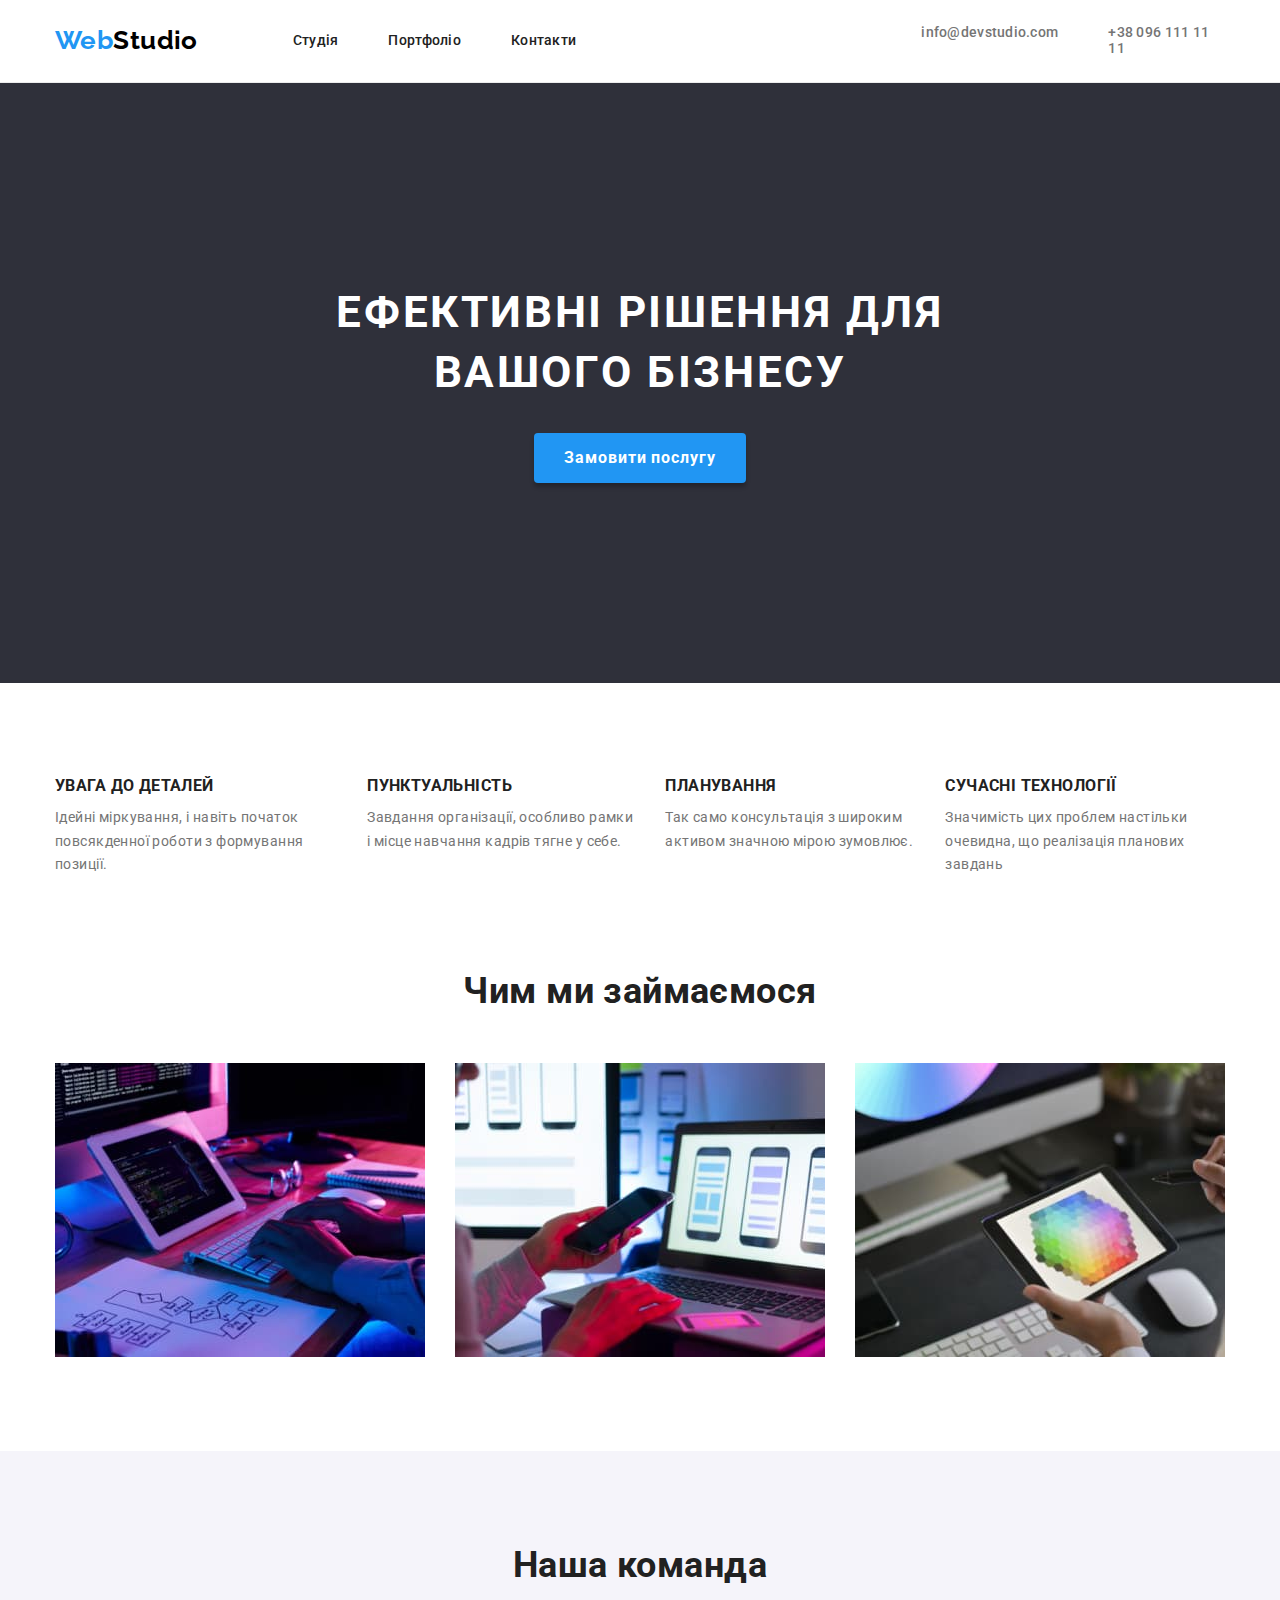
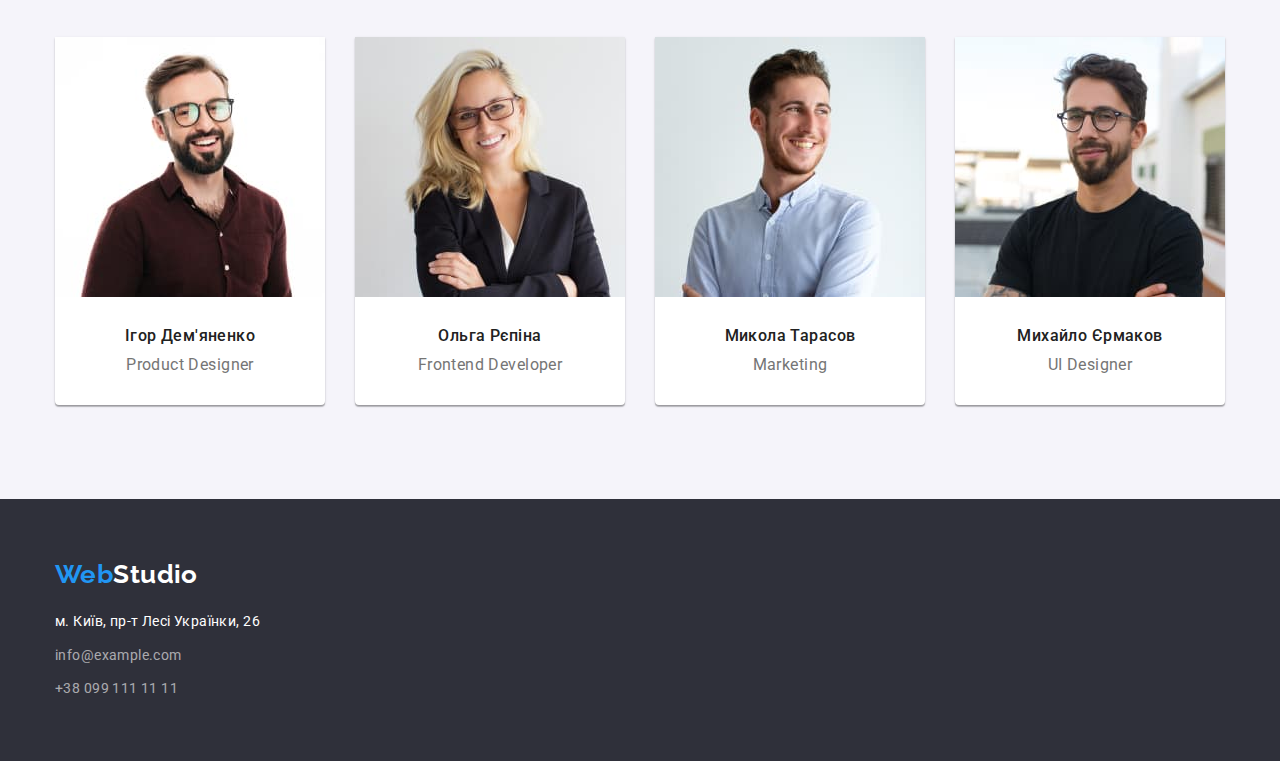
<file: index.html>
<!DOCTYPE html>
<html lang="uk">
  <head>
    <meta charset="UTF-8" />
    <meta http-equiv="X-UA-Compatible" content="IE=edge" />
    <meta name="viewport" content="width=device-width, initial-scale=1.0" />
    <meta name="keywords" content="Верстка , досвід , навчання" />
    <meta
      name="description"
      content="Створення веб сайту за макетом з допомогою файних менторів та вчителів команди GoIt"
    />
    <title>WebStudio</title>
    <link
      href="https://fonts.googleapis.com/css2?family=Raleway:wght@700&family=Roboto:wght@400;500;700;900&display=swap"
      rel="stylesheet"
    />
    <link rel="stylesheet" href="./styles/normalize.css" />
    <link rel="stylesheet" href="./styles/style.css" />
  </head>

  <body>
    <!-- header -->
    <header class="page-header">
      <div class="container">
        <div class="header-top">
          <a class="header-logo" href="./index.html"
            ><span class="logo-text-left">Web</span>Studio</a
          >
          <!-- navigation -->
          <nav class="header-nav">
            <ul class="nav-list">
              <li><a class="nav-link" href="./index.html">Студія</a></li>
              <li><a class="nav-link" href="./portfolio.html">Портфоліо</a></li>
              <li><a class="nav-link" href="#">Контакти</a></li>
            </ul>
          </nav>
          <!-- contact list -->
          <ul class="contact-list">
            <li>
              <a class="contact-mail" href="mailto:info@devstudio.com"
                >info@devstudio.com</a
              >
            </li>
            <li>
              <a class="contact-tel" href="tel:+380961111111"
                >+38 096 111 11 11</a
              >
            </li>
          </ul>
        </div>
        <!-- closed header top -->
      </div>
      <!--header container closed-->
    </header>
    <main>
      <!-- promo-block -->
      <section class="promo-box">
        <div class="container">
          <h1 class="promo-title">Ефективні рішення для вашого бізнесу</h1>
          <button type="button" class="btn-promo" value="">
            Замовити послугу
          </button>
        </div>
      </section>
      <!-- peculiarities -->
      <section class="peculiarities">
        <div class="container">
          <h2 class="visually-hidden">Наші особливості</h2>
          <ul class="peculiarities-list">
            <li>
              <h3 class="peculiarities-title">Увага до деталей</h3>
              <p class="peculiarities-description">
                Ідейні міркування, і навіть початок повсякденної роботи з
                формування позиції.
              </p>
            </li>
            <li>
              <h3 class="peculiarities-title">Пунктуальність</h3>
              <p class="peculiarities-description">
                Завдання організації, особливо рамки і місце навчання кадрів
                тягне у себе.
              </p>
            </li>
            <li>
              <h3 class="peculiarities-title">Планування</h3>
              <p class="peculiarities-description">
                Так само консультація з широким активом значною мірою зумовлює.
              </p>
            </li>
            <li>
              <h3 class="peculiarities-title">Сучасні технології</h3>
              <p class="peculiarities-description">
                Значимість цих проблем настільки очевидна, що реалізація
                планових завдань
              </p>
            </li>
          </ul>
        </div>
        <!--peculiarities container closed-->
      </section>
      <!-- craft -->
      <section class="craft">
        <div class="container">
          <h2 class="craft-title">Чим ми займаємося</h2>
          <ul class="craft-list">
            <li>
              <img
                class="craft-photo"
                src="./images/work-1.jpg"
                alt="людина працює за компьютером"
                width="370"
                height="294"
              />
            </li>
            <li>
              <img
                class="craft-photo"
                src="./images/work-2.jpg"
                alt="людина працює с телефоном"
                width="370"
                height="294"
              />
            </li>
            <li>
              <img
                class="craft-photo"
                src="./images/work-3.jpg"
                alt="людина працює с планшетом"
                width="370"
                height="294"
              />
            </li>
          </ul>
        </div>
        <!--craft-container closed-->
      </section>
      <!-- comands -->
      <section class="comands">
        <div class="container">
          <h2 class="comands-title">Наша команда</h2>
          <ul class="comands-list">
            <li class="comands-item">
              <img
                class="command-photo"
                src="./images/igor.jpg"
                alt="Ігор Дем'яненко посміхаеться"
                width="270"
                height="260"
              />
              <div class="command-box-wrapper">
                <h3 class="specialist-name">Ігор Дем'яненко</h3>
                <p class="profession">Product Designer</p>
              </div>
            </li>
            <li class="comands-item">
              <img
                class="command-photo"
                src="./images/olga.jpg"
                alt="Блондинка Ольга Рєпіна посміхаеться в окулярах"
                width="270"
                height="260"
              />
              <div class="command-box-wrapper">
                <h3 class="specialist-name">Ольга Рєпіна</h3>
                <p class="profession">Frontend Developer</p>
              </div>
            </li>
            <li class="comands-item">
              <img
                class="command-photo"
                src="./images/mikola.jpg"
                alt="щасливий Микола Тарасов дивиться в даль та посміхаеться"
                width="270"
                height="260"
              />
              <div class="command-box-wrapper">
                <h3 class="specialist-name">Микола Тарасов</h3>
                <p class="profession">Marketing</p>
              </div>
            </li>
            <li class="comands-item">
              <img
                class="command-photo"
                src="./images/miha.jpg"
                alt="Михайло Єрмаков в окулярах дивиться на тебе як на здобич"
                width="270"
                height="260"
              />
              <div class="command-box-wrapper">
                <h3 class="specialist-name">Михайло Єрмаков</h3>
                <p class="profession">UI Designer</p>
              </div>
            </li>
          </ul>
        </div>
        <!--commands container closed-->
      </section>
    </main>
    <!--main-close-->
    <!-- footer -->
    <footer class="footer">
      <div class="container">
        <a class="footer-logo" href="./index.html"
          ><span class="logo-text-left">Web</span>Studio</a
        >
        <address class="footer-adress">
          <ul class="adress-list">
            <li>
              <a
                class="footer-link-adres"
                href="https://goo.gl/maps/CPtrU1FHBa2aNyZL9"
                rel="noreferrer noopener"
                target="_blank"
                >м. Київ, пр-т Лесі Українки, 26</a
              >
            </li>
            <li>
              <a class="footer-link-mail" href="mailto:info@example.com"
                >info@example.com</a
              >
            </li>
            <li>
              <a class="footer-link-phone" href="tel:+380991111111"
                >+38 099 111 11 11</a
              >
            </li>
          </ul>
        </address>
      </div>
      <!--container footer closed-->
    </footer>
  </body>
</html>
</file>
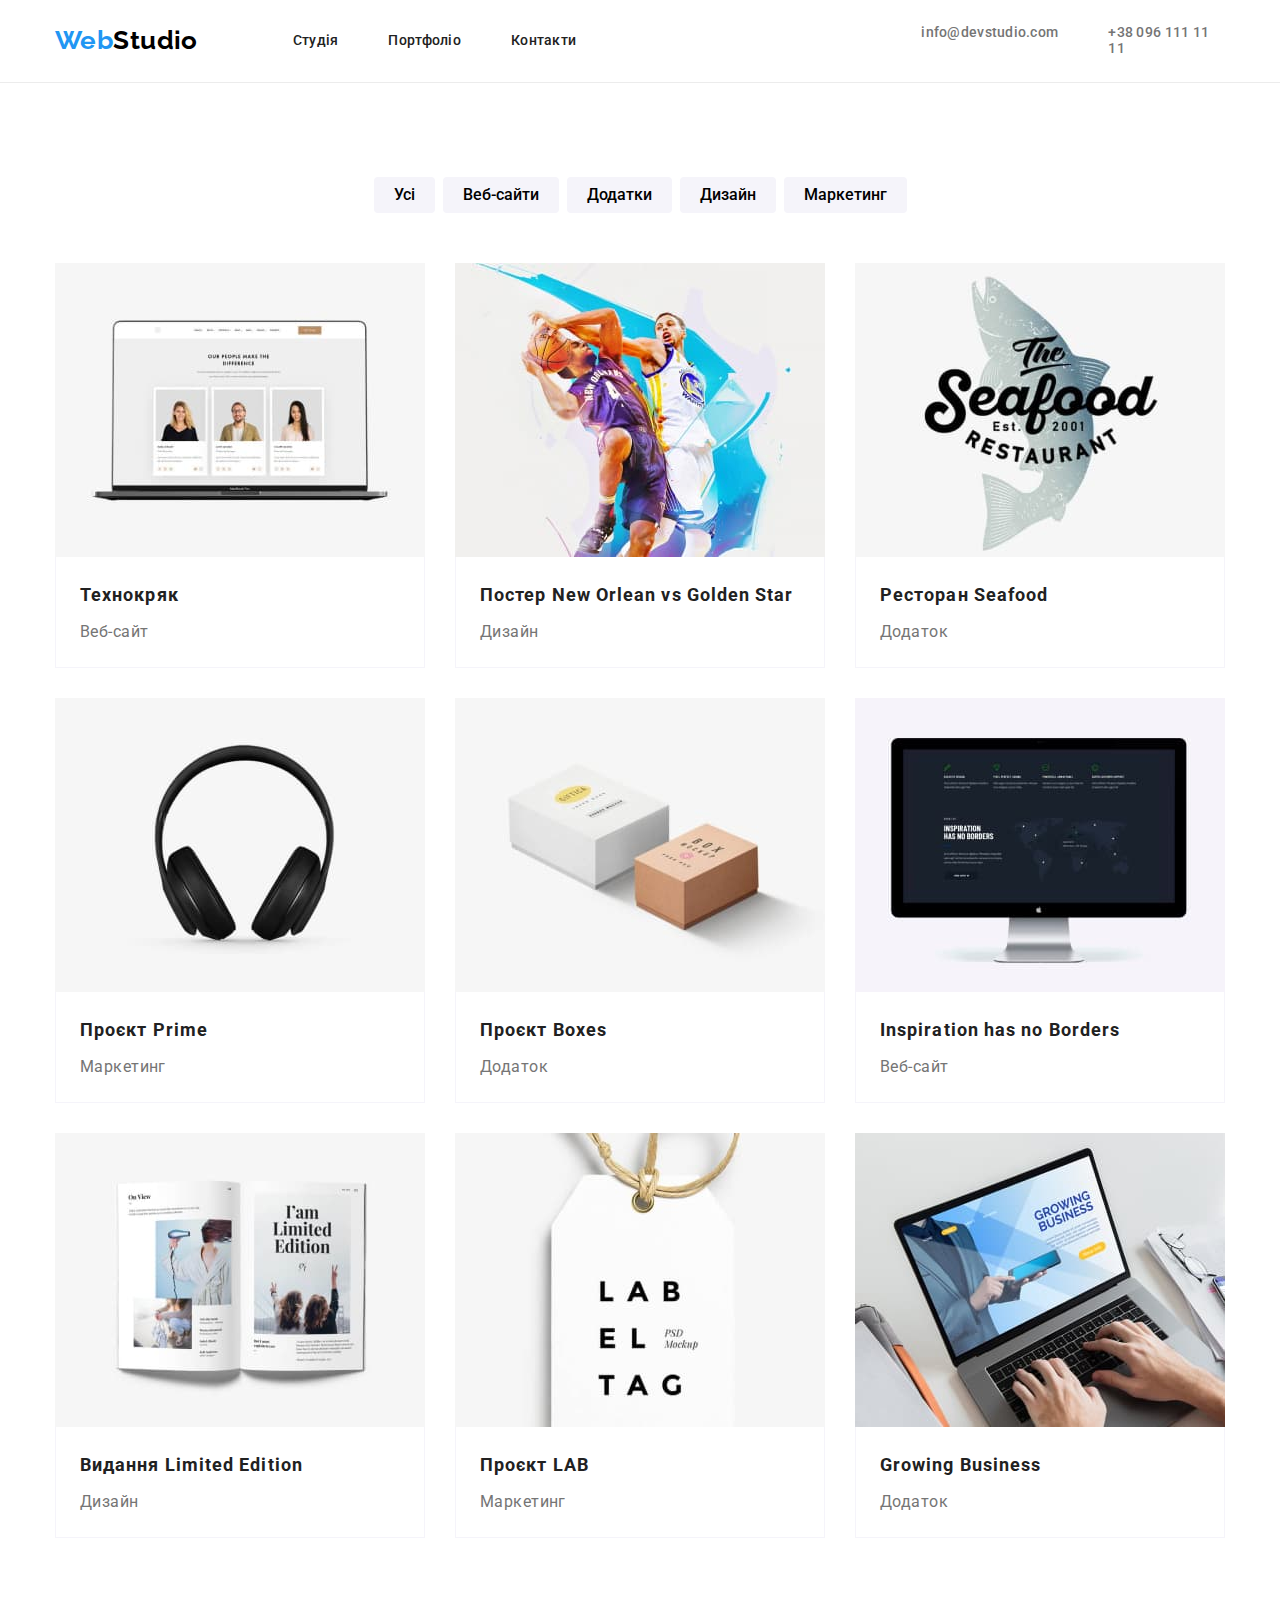
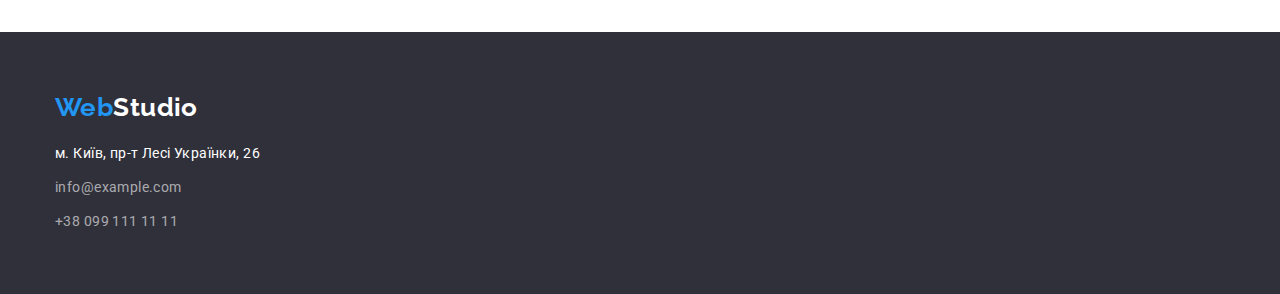
<file: portfolio.html>
<!DOCTYPE html>
<html lang="uk">
  <head>
    <meta charset="UTF-8" />
    <meta http-equiv="X-UA-Compatible" content="IE=edge" />
    <meta name="viewport" content="width=device-width, initial-scale=1.0" />
    <meta name="keywords" content="Верстка , досвід , навчання" />
    <meta
      name="description"
      content="Створення веб сайту за макетом з допомогою файних менторів та вчителів команди GoIt"
    />
    <title>WebStudio</title>
    <link
      href="https://fonts.googleapis.com/css2?family=Raleway:wght@700&family=Roboto:wght@400;500;700;900&display=swap"
      rel="stylesheet"
    />
    <link rel="stylesheet" href="./styles/normalize.css" />
    <link rel="stylesheet" href="./styles/style.css" />
  </head>
  <body>
    <!-- header -->
    <header class="page-header">
      <div class="container">
        <div class="header-top">
          <a class="header-logo" href="./index.html"
            ><span class="logo-text-left">Web</span>Studio</a
          >
          <!-- navigation -->
          <nav class="header-nav">
            <ul class="nav-list">
              <li><a class="nav-link" href="./index.html">Студія</a></li>
              <li><a class="nav-link" href="./portfolio.html">Портфоліо</a></li>
              <li><a class="nav-link" href="#">Контакти</a></li>
            </ul>
          </nav>
          <!-- contact list -->
          <ul class="contact-list">
            <li>
              <a class="contact-mail" href="mailto:info@devstudio.com"
                >info@devstudio.com</a
              >
            </li>
            <li>
              <a class="contact-tel" href="tel:+380961111111"
                >+38 096 111 11 11</a
              >
            </li>
          </ul>
        </div>
        <!-- header top closed -->
      </div>
      <!--header container closed-->
    </header>
    <main>
      <!-- filter and portfolio -->
      <section class="portfolio">
        <div class="container">
          <!-- filter -->
          <h1 class="visually-hidden">Список фільтрованих розділів</h1>
          <ul class="filter-list">
            <li class="filter-item">
              <button class="filter-btn" type="button">Усі</button>
            </li>
            <li class="filter-item">
              <button class="filter-btn" type="button">Веб-сайти</button>
            </li>
            <li class="filter-item">
              <button class="filter-btn" type="button">Додатки</button>
            </li>
            <li class="filter-item">
              <button class="filter-btn" type="button">Дизайн</button>
            </li>
            <li class="filter-item">
              <button class="filter-btn" type="button">Маркетинг</button>
            </li>
          </ul>
          <!-- portfolio list -->
          <ul class="portfolio-list">
            <li class="portfolio-item">
              <img
                class="portfolio-img"
                src="./images/techno-crjak.jpg"
                alt="команда робітників зображені на екрані макбуку"
                width="370"
                height="294"
              />
              <div class="border-wrappper">
                <h2 class="portfolio-title">Технокряк</h2>
                <p class="portfolio-description">Веб-сайт</p>
              </div>
            </li>
            <li class="portfolio-item">
              <img
                class="portfolio-img"
                src="./images/sports-poster.jpg"
                alt="два чоловіка грають у баскетбол"
                width="370"
                height="294"
              />
              <div class="border-wrappper">
                <h2 class="portfolio-title">
                  Постер New Orlean vs Golden Star
                </h2>
                <p class="portfolio-description">Дизайн</p>
              </div>
            </li>
            <li class="portfolio-item">
              <img
                class="portfolio-img"
                src="./images/restaurant.jpg"
                alt="логотип ресторану Seafood"
                width="370"
                height="294"
              />
              <div class="border-wrappper">
                <h2 class="portfolio-title">Ресторан Seafood</h2>
                <p class="portfolio-description">Додаток</p>
              </div>
            </li>
            <li class="portfolio-item">
              <img
                class="portfolio-img"
                src="./images/headset.jpg"
                alt="фото навушників"
                width="370"
                height="294"
              />
              <div class="border-wrappper">
                <h2 class="portfolio-title">Проєкт Prime</h2>
                <p class="portfolio-description">Маркетинг</p>
              </div>
            </li>
            <li class="portfolio-item">
              <img
                class="portfolio-img"
                src="./images/project-boxes.jpg"
                alt="якісь коробки"
                width="370"
                height="294"
              />
              <div class="border-wrappper">
                <h2 class="portfolio-title">Проєкт Boxes</h2>
                <p class="portfolio-description">Додаток</p>
              </div>
            </li>
            <li class="portfolio-item">
              <img
                class="portfolio-img"
                src="./images/photo-monitor.jpg"
                alt="монітор с зображенням сайту "
                width="370"
                height="294"
              />
              <div class="border-wrappper">
                <h2 class="portfolio-title">Inspiration has no Borders</h2>
                <p class="portfolio-description">Веб-сайт</p>
              </div>
            </li>
            <li class="portfolio-item">
              <img
                class="portfolio-img"
                src="./images/book-limited.jpg"
                alt="фото відкритої книги"
                width="370"
                height="294"
              />
              <div class="border-wrappper">
                <h2 class="portfolio-title">Видання Limited Edition</h2>
                <p class="portfolio-description">Дизайн</p>
              </div>
            </li>
            <li class="portfolio-item">
              <img
                class="portfolio-img"
                src="./images/project-lab.jpg"
                alt="бірка с логотипом проекту"
                width="370"
                height="294"
              />
              <div class="border-wrappper">
                <h2 class="portfolio-title">Проєкт LAB</h2>
                <p class="portfolio-description">Маркетинг</p>
              </div>
            </li>
            <li class="portfolio-item">
              <img
                class="portfolio-img"
                src="./images/laptop-business.jpg"
                alt="чоловік прцює за макбуком"
                width="370"
                height="294"
              />
              <div class="border-wrappper">
                <h2 class="portfolio-title">Growing Business</h2>
                <p class="portfolio-description">Додаток</p>
              </div>
            </li>
          </ul>
        </div>
        <!--container portfolio closed-->
      </section>
    </main>
    <!-- footer -->
    <footer class="footer">
      <div class="container">
        <a class="footer-logo" href="./index.html"
          ><span class="logo-text-left">Web</span>Studio</a
        >
        <address class="footer-adress">
          <ul class="adress-list">
            <li>
              <a
                class="footer-link-adres"
                href="https://goo.gl/maps/CPtrU1FHBa2aNyZL9"
                rel="noreferrer
                noopener"
                target="_blank"
                >м. Київ, пр-т Лесі Українки, 26</a
              >
            </li>
            <li>
              <a class="footer-link-mail" href="mailto:info@example.com"
                >info@example.com</a
              >
            </li>
            <li>
              <a class="footer-link-phone" href="tel:+380991111111"
                >+38 099 111 11 11</a
              >
            </li>
          </ul>
        </address>
      </div>
      <!--container footer closed-->
    </footer>
  </body>
</html>
</file>
<file: styles/style.css>
:root {
  /* color main */
  --color-main-light: #ffffff;
  /* secondory font color*/
  --second-font-color: #212121;
  /* second logo color */
  --second-logo-color: #000000;
  /* color backraund promo and footer */
  --fon-color: #2f303a;
  /* comands and filter-color */
  --comands-filter-color: #f5f4fa;
  /* description and contact color */
  --description-color: #757575;
  /* active color,button promo and logo color */
  --activ-logo-color: #2196f3;
  /* hover button */
  --btn-hover-color: #188ce8;
  /* border color */
  --border-color: #ececec;
  /* border radius button */
  --border-radius-button: 4px;
  /* gap flex list */
  --flex-list-gap: 30px;
  /* filter list gap */
  --flex-filter-gap: 8px;
  /* navigation and contact header gap */
  --nav-cont-gap: 50px;
}

ul {
  list-style: none;
  margin: 0;
  padding: 0;
}

a {
  text-decoration: none;
}

h1,
h2,
h3,
p {
  margin: 0;
}

img {
  max-width: 100%;
  height: auto;
  display: block;
}

body {
  font-family: "Roboto", sans-serif;
  color: var(--second-font-color);
  letter-spacing: 0.03em;
  background-color: var(--color-main-light);
  font-size: 14px;
  line-height: 1.71;
  width: 100%;
  max-width: 1600px;
}

.container {
  max-width: 1200px;
  margin: 0 auto;
  padding-left: 15px;
  padding-right: 15px;
}

/* header */
.page-header {
  border-bottom: 1px solid var(--border-color);
}

/* header top */
.header-top {
  display: flex;
  justify-content: space-between;
  align-items: center;
}

/* header logo */
.header-logo {
  font-family: "Raleway", sans-serif;
  font-weight: 700;
  font-size: 26px;
  line-height: 1.19;
  color: var(--second-logo-color);
  margin-right: 95px;
  padding-top: 25px;
  padding-bottom: 25px;
}

.header-logo span,
.footer-logo span {
  color: var(--activ-logo-color);
}

/* navigation */

/* header nav */
.nav-list {
  display: flex;
  gap: var(--nav-cont-gap);
}

.nav-list li a {
  font-weight: 500;
  line-height: 1.14;
  letter-spacing: 0.02em;
  color: var(--second-font-color);
  padding-top: 25px;
  padding-bottom: 25px;
  display: block;
}

.nav-list li a:hover {
  color: var(--activ-logo-color);
}

.nav-list li a:focus {
  color: var(--activ-logo-color);
}

/* contact list */
.contact-list {
  display: flex;
  margin-left: 345px;
  gap: var(--nav-cont-gap);
}

.contact-list li a {
  font-weight: 500;
  line-height: 1.14;
  letter-spacing: 0.02em;
  color: var(--description-color);
  padding-top: 25px;
  padding-bottom: 25px;
  display: block;
}

.contact-list li a:hover {
  color: var(--activ-logo-color);
}

.contact-list li a:focus {
  color: var(--activ-logo-color);
}

/* promo block */
.promo-box {
  background-color: var(--fon-color);
  padding-top: 200px;
  padding-bottom: 200px;
}

/* title */
.promo-title {
  max-width: 696px;
  font-size: 44px;
  line-height: 1.36;
  letter-spacing: 0.06em;
  text-transform: uppercase;
  color: var(--color-main-light);
  margin-left: auto;
  margin-right: auto;
  text-align: center;
}

/* promo button */
.btn-promo {
  font-weight: 700;
  font-size: 16px;
  line-height: 1.9;
  letter-spacing: 0.06em;
  color: var(--color-main-light);
  padding: 10px 30px;
  background-color: var(--activ-logo-color);
  border: none;
  cursor: pointer;
  box-shadow: 0px 4px 4px rgba(0, 0, 0, 0.25);
  border-radius: var(--border-radius-button);
  text-align: center;
  margin: 0 auto;
  display: block;
  margin-top: 30px;
}

.btn-promo:hover {
  background-color: var(--btn-hover-color);
}

.btn-promo:focus {
  background-color: var(--btn-hover-color);
}

/* peculiarities */
.peculiarities {
  padding-top: 94px;
  padding-bottom: 94px;
}

/* hidden title */
.visually-hidden {
  position: absolute;
  white-space: nowrap;
  width: 1px;
  height: 1px;
  overflow: hidden;
  border: 0;
  padding: 0;
  clip: rect(0 0 0 0);
  clip-path: inset(50%);
  margin: -1px;
}

/* title peculiarities */
.peculiarities-title {
  font-weight: 700;
  line-height: 1.14;
  text-transform: uppercase;
}

/*peculiarities-description */
.peculiarities-description {
  line-height: 1.71;
  color: var(--description-color);
  margin-top: 10px;
}

/* peculiarities list */
.peculiarities-list {
  display: flex;
  justify-content: space-between;
  gap: var(--flex-list-gap);
}

/* craft */
.craft {
  padding-bottom: 94px;
}

/* craft title */
.craft-title,
.comands-title {
  font-weight: 700;
  font-size: 36px;
  line-height: 1.16;
  text-align: center;
  margin-bottom: 50px;
}

.craft-list {
  display: flex;
  justify-content: space-between;
  flex-wrap: wrap;
  gap: var(--flex-list-gap);
}

/* comands */
.comands {
  background-color: var(--comands-filter-color);
  padding-top: 94px;
  padding-bottom: 94px;
}

.comands-list {
  display: flex;
  justify-content: space-between;
  flex-wrap: wrap;
  gap: var(--flex-list-gap);
}

.command-photo {
  margin-bottom: 30px;
}

.command-box-wrapper {
  padding: 0 30px 30px 30px;
}

.profession {
  text-align: center;
  margin-top: 10px;
}

.specialist-name {
  text-align: center;
}

.comands-item {
  background-color: var(--color-main-light);
  box-shadow: 0px 1px 3px rgba(0, 0, 0, 0.12), 0px 1px 1px rgba(0, 0, 0, 0.14),
    0px 2px 1px rgba(0, 0, 0, 0.2);
  border-radius: 0 0 4px 4px;
}

/* specialist name */
.specialist-name {
  font-weight: 500;
  font-size: 16px;
  line-height: 1.18;
}

/* profession */
.profession {
  font-size: 16px;
  line-height: 1.18;
  color: var(--description-color);
}

/* footer */
.footer {
  background-color: var(--fon-color);
  padding-top: 60px;
  padding-bottom: 60px;
}

/* footer-logo */
.footer-logo {
  display: block;
  font-family: "Raleway", sans-serif;
  font-weight: 700;
  font-size: 26px;
  line-height: 1.19;
  color: var(--color-main-light);
  margin-bottom: 20px;
}

.footer-link-adres {
  display: block;
  margin-bottom: 10px;
}

.footer-link-phone {
  display: block;
  margin-top: 10px;
}

/* adress-list */
.footer-link-adres {
  font-style: normal;
  color: var(--color-main-light);
}

/* footer mail and phone */
.footer-link-mail,
.footer-link-phone {
  font-style: normal;
  color: rgba(255, 255, 255, 0.6);
}

.footer-link-adres:hover,
.footer-link-mail:hover,
.footer-link-phone:hover {
  color: var(--activ-logo-color);
}

.footer-link-adres:focus,
.footer-link-mail:focus,
.footer-link-phone:focus {
  color: var(--activ-logo-color);
}

/* portfolio */
.portfolio {
  padding-top: 94px;
  padding-bottom: 94px;
}

.filter-list {
  display: flex;
  justify-content: center;
  gap: var(--flex-filter-gap);
  margin-bottom: 50px;
}

/* .filter-list li:not(:last-child) {
  margin-right: 8px;
} */

/* filter-list */
.filter-btn {
  border: none;
  background-color: var(--comands-filter-color);
  font-weight: 500;
  font-size: 16px;
  line-height: 1.62;
  padding: 5px 20px;
  cursor: pointer;
  border-radius: var(--border-radius-button);
}

.filter-btn:hover {
  background-color: var(--activ-logo-color);
  color: var(--color-main-light);
  box-shadow: 0px 3px 1px rgba(0, 0, 0, 0.1);
}

.filter-btn:focus {
  background-color: var(--activ-logo-color);
  color: var(--color-main-light);
  box-shadow: 0px 3px 1px rgba(0, 0, 0, 0.1);
}

.portfolio-list {
  display: flex;
  justify-content: space-between;
  flex-wrap: wrap;
  gap: var(--flex-list-gap);
}

/* border wrapper */
.border-wrappper {
  border-bottom: 1px solid var(--comands-filter-color);
  border-left: 1px solid var(--comands-filter-color);
  border-right: 1px solid var(--comands-filter-color);
  padding: 20px 24px;
}

/* portfolio title */
.portfolio-title {
  font-weight: 700;
  font-size: 18px;
  line-height: 2;
  letter-spacing: 0.06em;
}

/* portfolio description */
.portfolio-description {
  font-size: 16px;
  line-height: 1.87;
  color: var(--description-color);
  margin-top: 4px;
}
</file>
